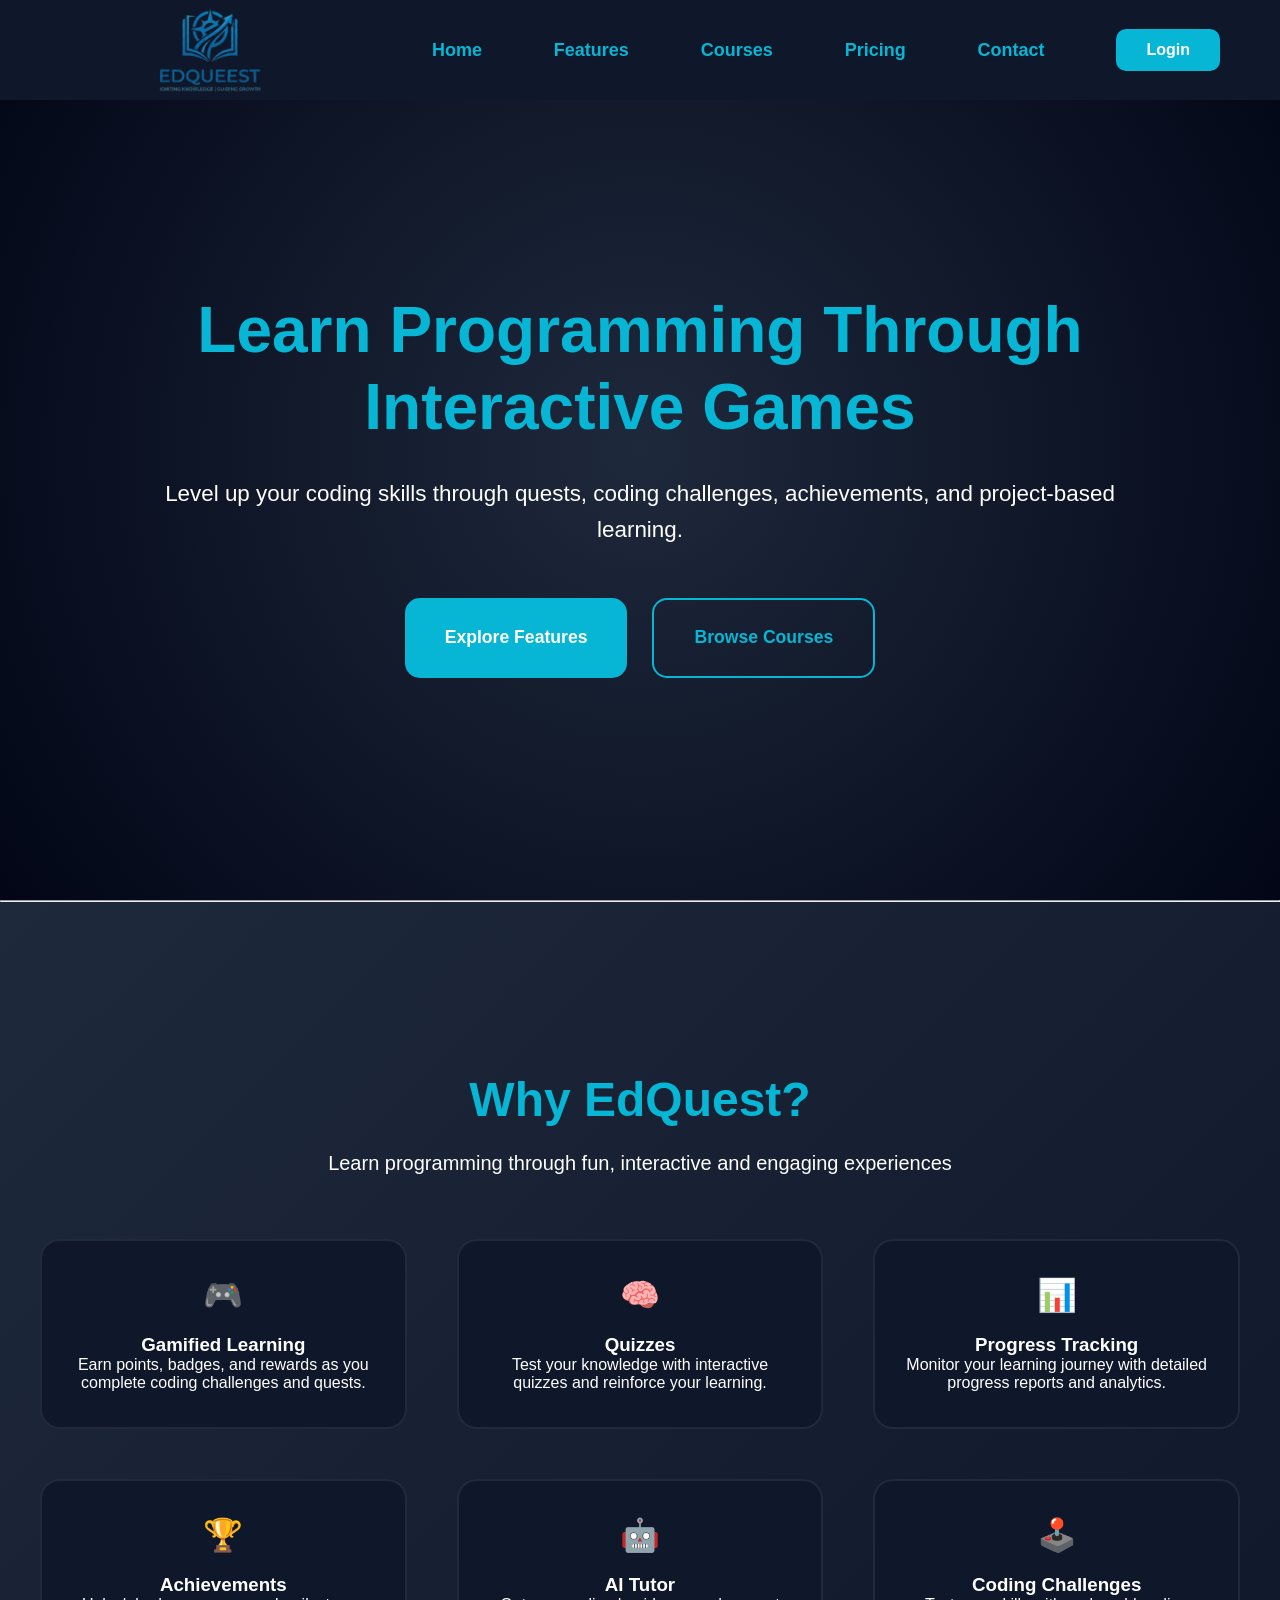
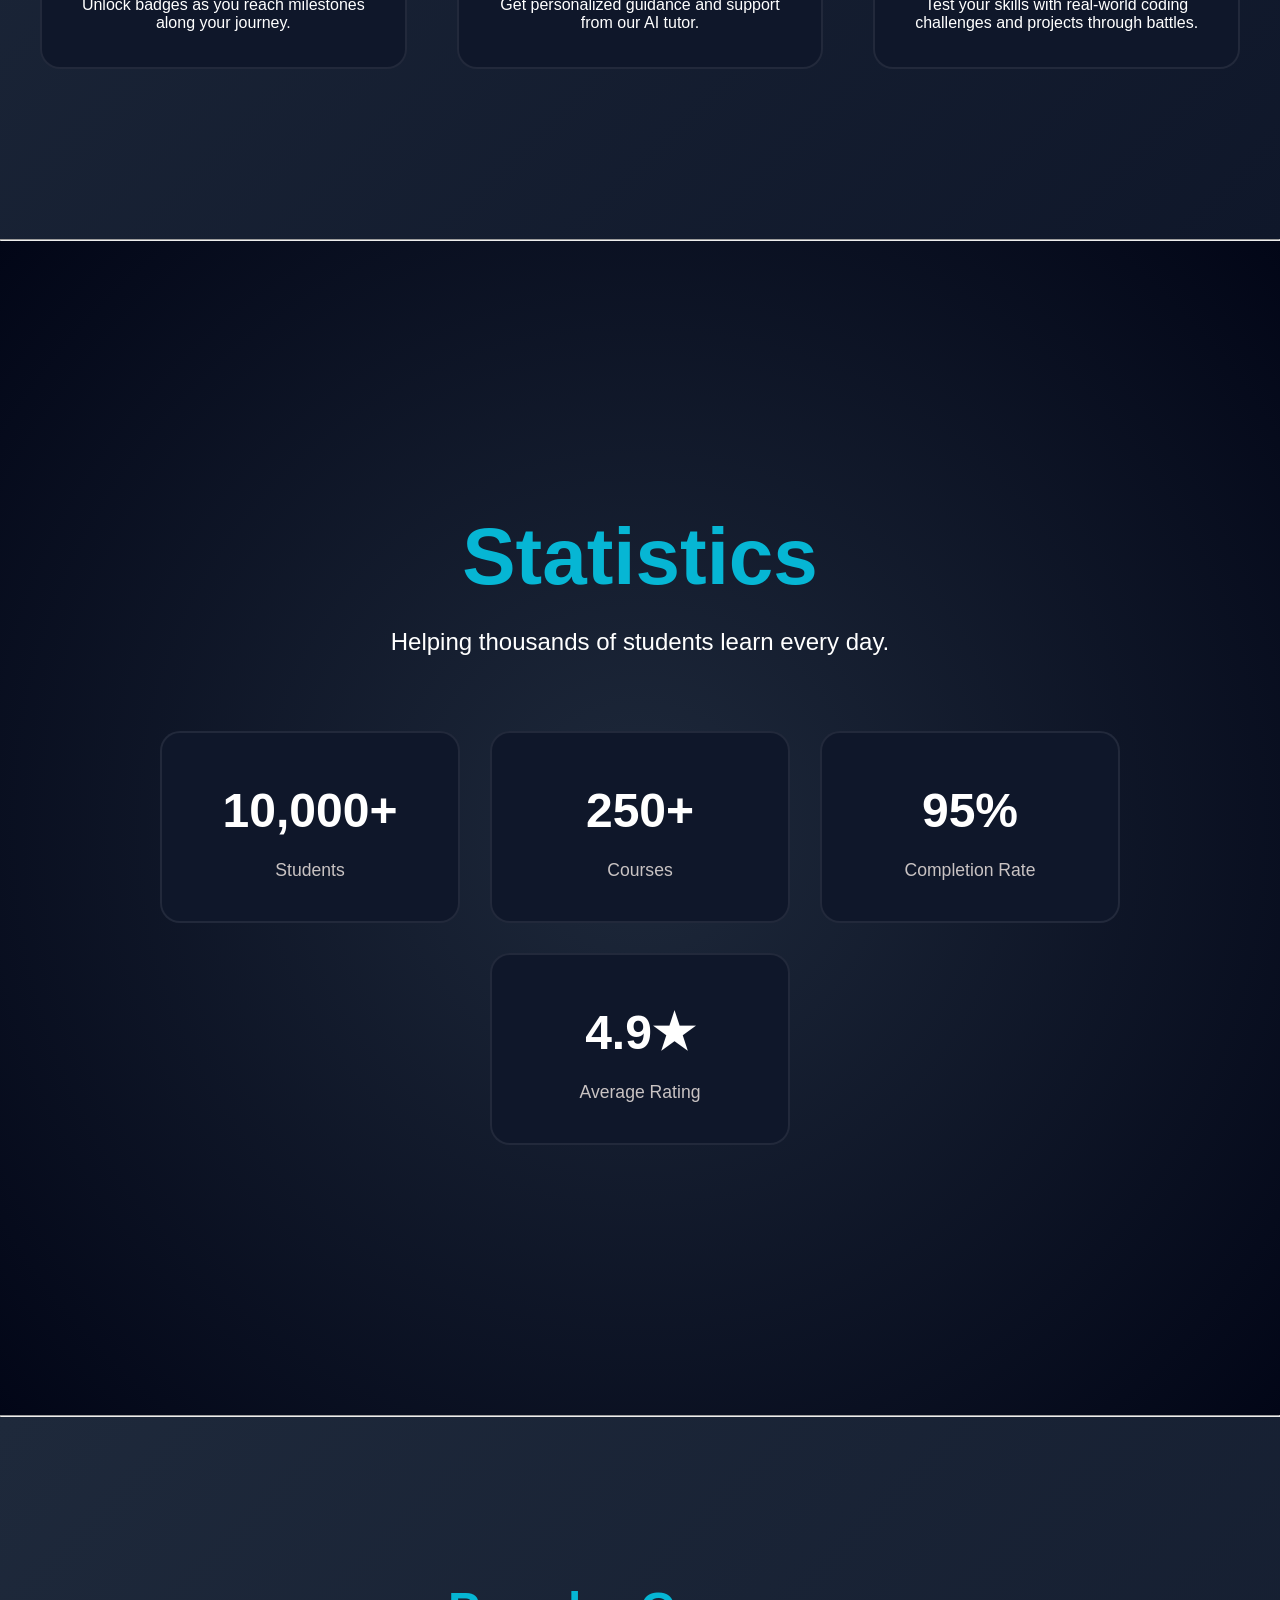
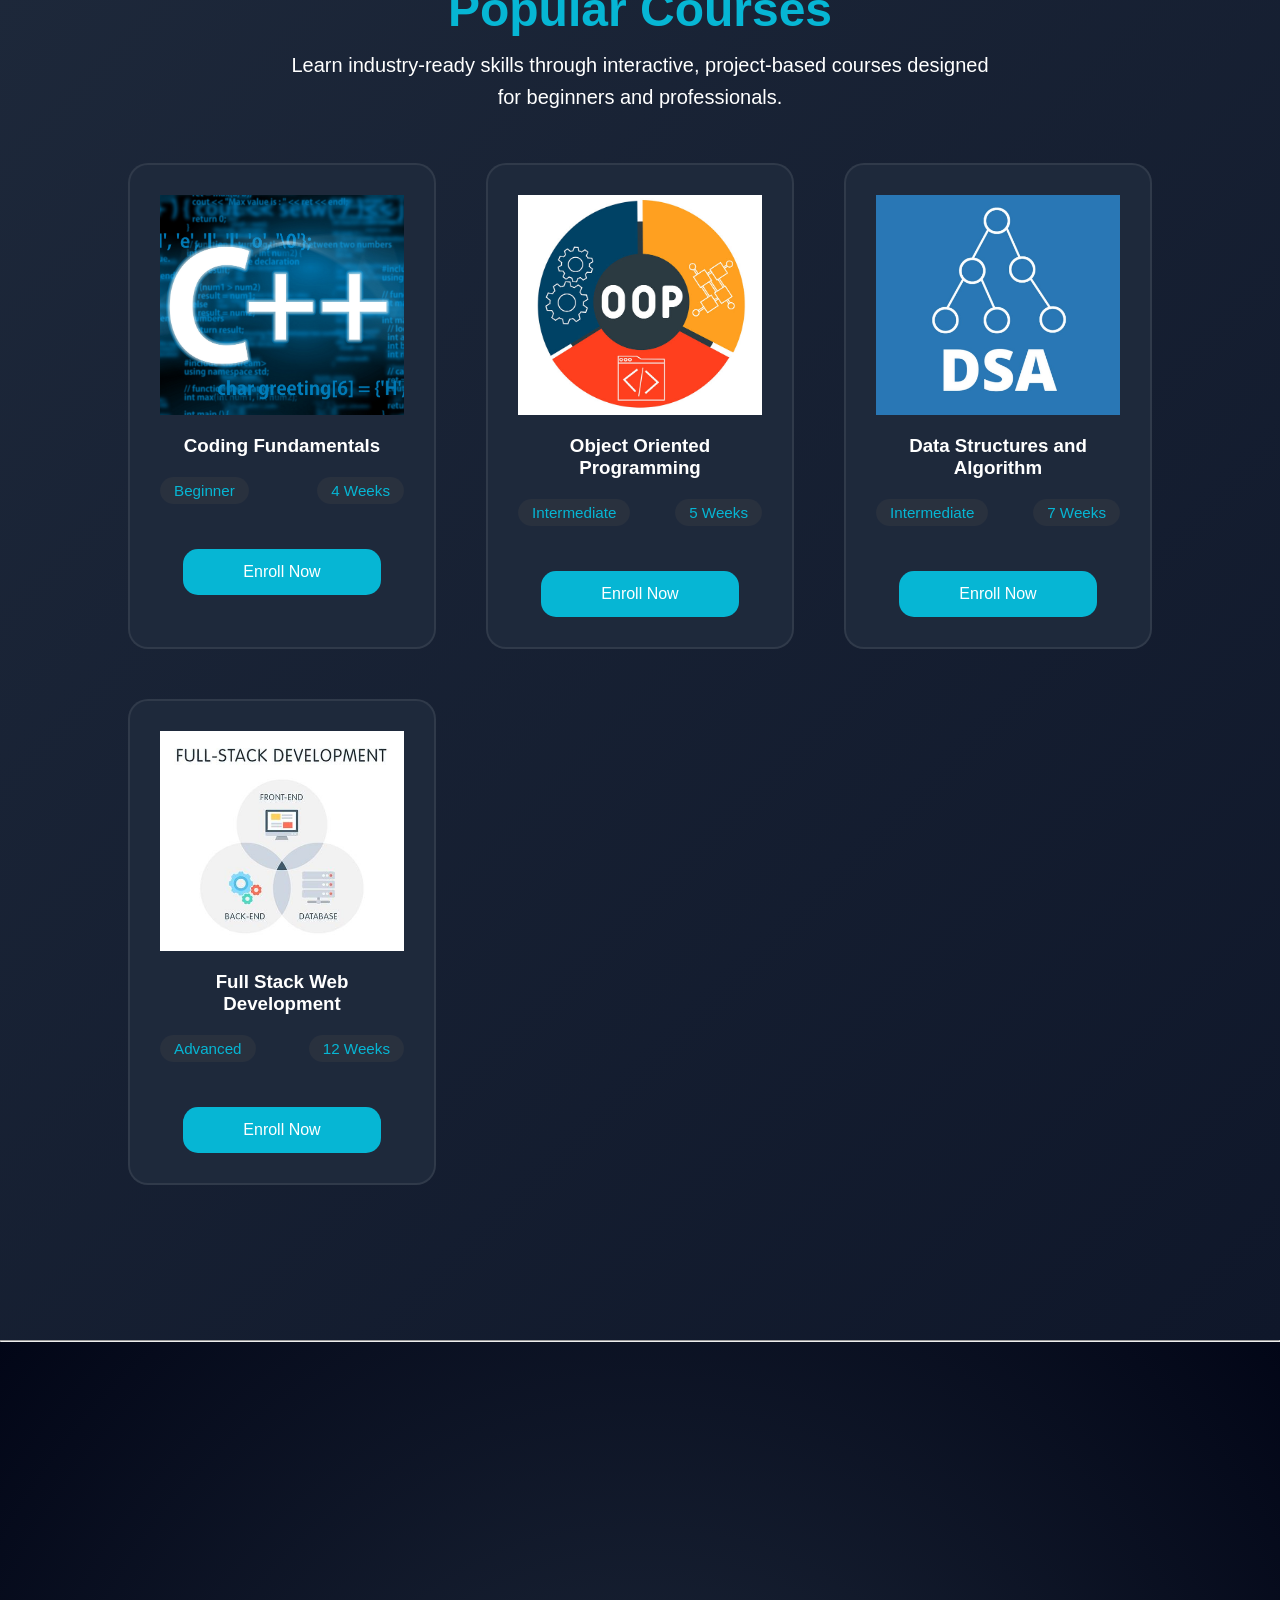
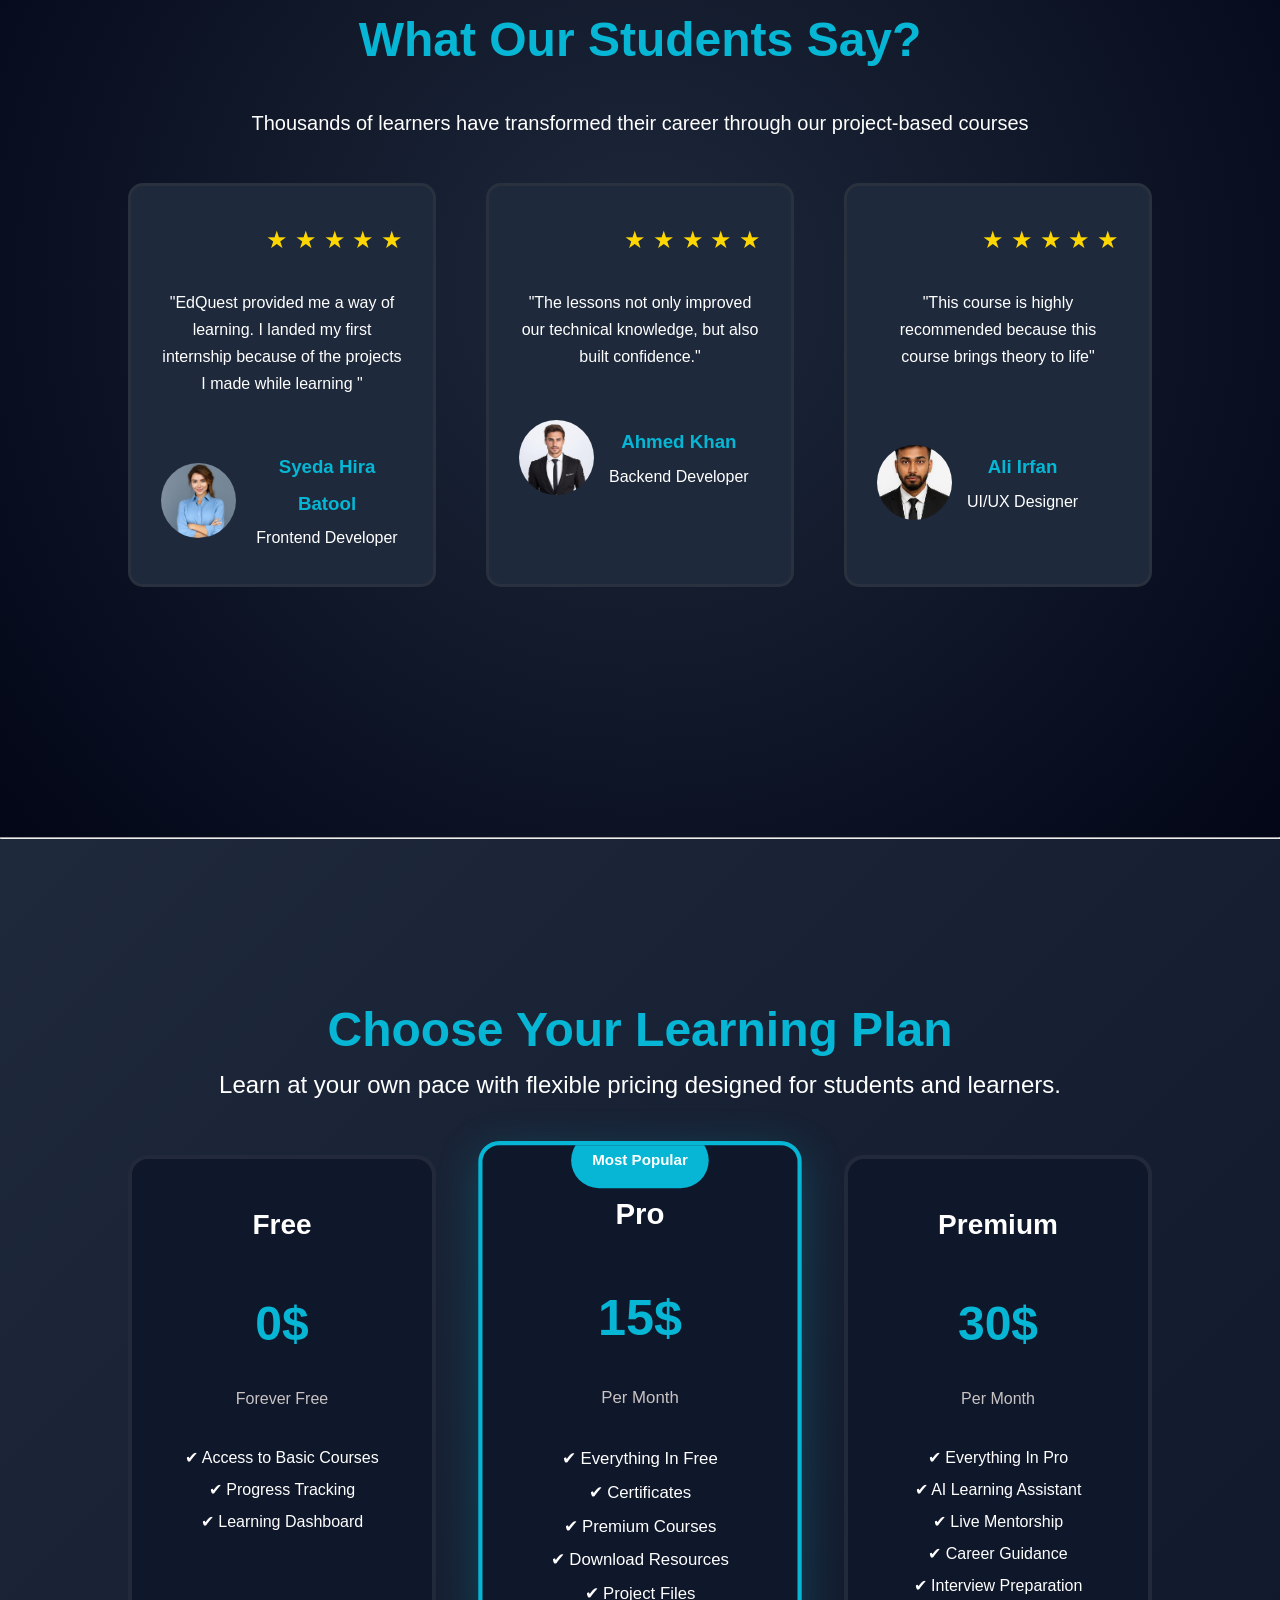
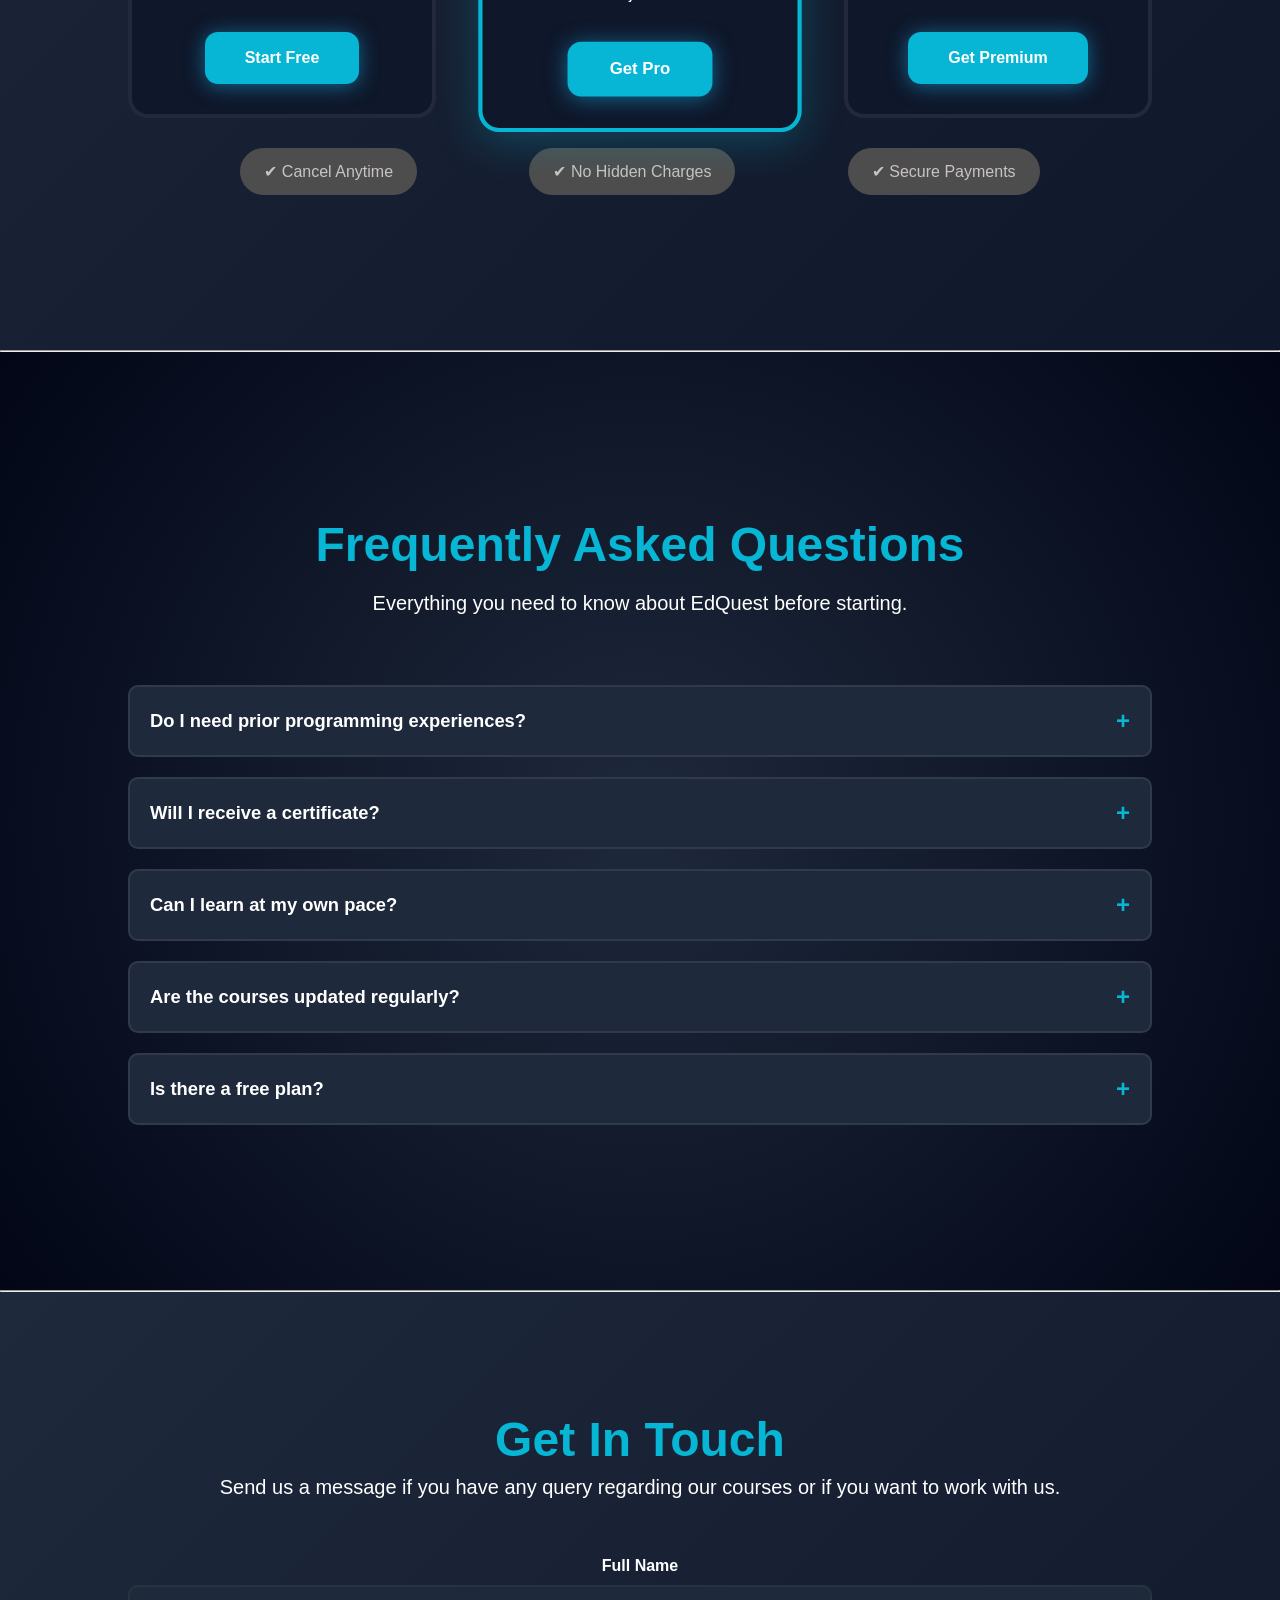
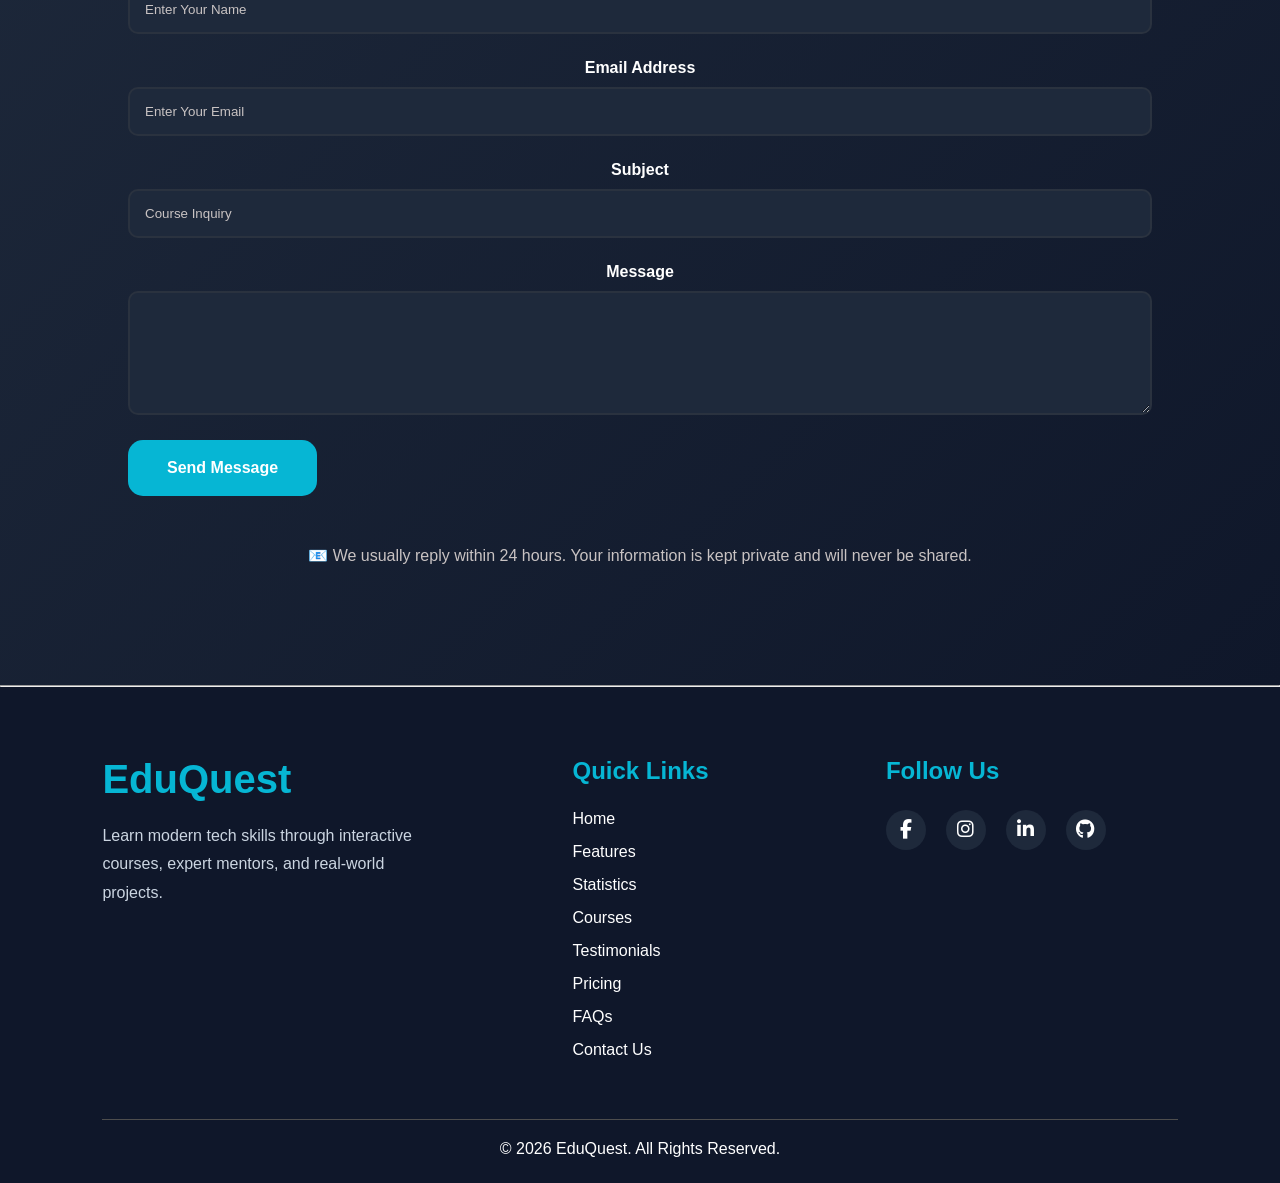
<file: index.html>
<!DOCTYPE html>
<html lang="en">
<head>
    <meta charset="UTF-8">
    <meta name="viewport" content="width=device-width, initial-scale=1.0">
    <title>EdQuest</title>
    <link rel="stylesheet" href="style.css">
    <link rel="stylesheet"href="https://cdnjs.cloudflare.com/ajax/libs/font-awesome/6.6.0/css/all.min.css">
</head>
<body>
    <header>
        <!-- /* Navigation Bar */ -->
        <nav>
            <div id = "navigation">
                <img src="EdQuest.png" alt="EdQuest Logo" class="logo">
                <a href="#hero" class ="navElements">Home</a>
                <a href="#features" class="navElements">Features</a>
                <a href="#courses" class="navElements">Courses</a>
                <a href="#pricing" class="navElements">Pricing</a>
                <a href="#contact" class="navElements">Contact</a>
                <a href="login.html" class="loginButton">Login</a>
            </div>
        </nav>
    </header>

    <main>
        <section id="hero" >
            <div class="hero-section">
                <h1 class="hero-title">Learn Programming Through Interactive Games</h1>
                <p  class="hero-description">  Level up your coding skills through quests, coding challenges, achievements, and project-based learning.</p>
                <div class="cta-buttons">
                    <a href="#features" class="cta-primary">Explore Features</a>
                    <a href="#courses" class="cta-secondary">Browse Courses</a>
                </div>
            </div>

        </section>

        
        <hr>

        <section id="features">
            <div class = "featuresContainer">
                
                <div class = "featuresHeader">
                    <h2 id = "feature-title"> Why EdQuest?</h2>
                    <p id="feature-desc"> Learn programming through fun, interactive and engaging experiences </p>
                </div>

                <div class = "featuresGrid">
                    <div class = "featureCard">
                        <div class="icon"> 🎮</div>
                        <h3>Gamified Learning</h3>
                        <p> Earn points, badges, and rewards as you complete coding challenges and quests.</p>
                    </div>

                    <div class = "featureCard">
                        <div class="icon"> 🧠</div>
                        <h3>Quizzes</h3>
                        <p> Test your knowledge with interactive quizzes and reinforce your learning.</p>
                    </div>

                    <div class = "featureCard">
                        <div class="icon"> 📊</div>
                        <h3>Progress Tracking</h3>
                        <p> Monitor your learning journey with detailed progress reports and analytics.</p>
                    </div>

                    <div class = "featureCard">
                        <div class="icon"> 🏆</div>
                        <h3>Achievements</h3>
                        <p> Unlock badges as you reach milestones along your journey.</p>
                    </div>

                    <div class = "featureCard">
                        <div class="icon"> 🤖</div>
                        <h3>AI Tutor</h3>
                        <p> Get personalized guidance and support from our AI tutor.</p>
                    </div>

                    <div class = "featureCard">
                        <div class="icon"> 🕹️</div>
                        <h3>Coding Challenges</h3>
                        <p> Test your skills with real-world coding challenges and projects through battles.</p>
                    </div>

                </div>
            </div>
        </section>
         <hr>
         
         <section id ="statistics">
            <div class = "statsContainer">
                <div class = "statsHeader">
                    <h2> Statistics</h2>    
                    <p>Helping thousands of students learn every day.</p>

                </div>
                <div class = "statsGrid">
                    <div class = "statsCard">
                        <h2 class = "statsH">10,000+</h2>
                        <p class = "statsD">Students</p>
                    </div>
                    
                    <div class = "statsCard">
                        <h2 class = "statsH">250+</h2>
                        <p class = "statsD">Courses</p>
                     </div>

                    <div class = "statsCard">
                        <h2 class = "statsH">95%</h2>
                        <p class = "statsD"> Completion Rate</p>
                    </div>

                    <div class = "statsCard">
                        <h2 class = "statsH">4.9★</h2>
                        <p class = "statsD">Average Rating</p>
                    </div>
                </div>  
            </div>
         </section>
        <hr>

         <section id="courses">
            <div class = "coursesContainer">
                <div class = "coursesHeader">
                    <h2>Popular Courses</h2>
                    <p>        Learn industry-ready skills through interactive,   project-based courses designed for beginners   and professionals.</p>
                </div>

                <div class = "coursesGrid">
                    <div class = "courseCard">
                        <img src = "fundamentals.jpg" class = "courseImage" alt="Coding Fundamentals"> 
                        <div class = "courseContent">
                            <h3> Coding Fundamentals</h3>
                            <div class = "courseInfo">
                                <p>Beginner</p>
                                <p> 4 Weeks</p>
                            </div>

                            <a class="courseEnroll" href="login.html">Enroll Now</a>

                        </div>
                    </div>

                    <div class = "courseCard">
                        <img src = "oop.jpg" class = "courseImage" alt="Object Oriented Programming"> 
                        <div class = "courseContent">
                            <h3> Object Oriented Programming</h3>
                            <div class = "courseInfo">
                                <p>Intermediate</p>
                                <p> 5 Weeks</p>
                            </div>

                            <a class="courseEnroll" href="login.html">Enroll Now</a>

                        </div>
                    </div>

                    <div class = "courseCard">
                        <img src = "dsa.jpg" class = "courseImage" alt="Data Structures and Algorithm"> 
                        <div class = "courseContent">
                            <h3> Data Structures and Algorithm</h3>
                            <div class = "courseInfo">
                                <p>Intermediate</p>
                                <p> 7 Weeks</p>
                            </div>

                            <a class="courseEnroll" href="login.html">Enroll Now</a>

                        </div>
                    </div>

                    <div class = "courseCard">
                        <img src = "fullStack.jpg" class = "courseImage" alt="Full Stack Developer"> 
                        <div class = "courseContent">
                            <h3> Full Stack Web Development</h3>
                            <div class = "courseInfo">
                                <p>Advanced</p>
                                <p> 12 Weeks</p>
                            </div>

                            <a class="courseEnroll" href="login.html">Enroll Now</a>

                        </div>
                    </div>
                </div>
            </div>
         </section>

         <hr>

         <section id="testimonials">
            <div class = "testContainer">
                <div class = "testHeader">
                    <h2> What Our Students Say?</h2>
                    <p>Thousands of learners have transformed their career through our project-based courses</p>

                </div>

                <div class = "testGrid">
                    <div class = "testCard">
                        <div class = "stars"> ★ ★ ★ ★ ★</div>
                        <p class = "review"> "EdQuest provided me a way of learning. I landed my first internship because of the projects I made while learning "</p>
    
                        <div class = "student">
                            <img src ="hira.jpg" alt ="Syeda Hira Batool">
                            <div class = "studentInfo">
                                <h3>Syeda Hira Batool</h3>
                                <p> Frontend Developer</p>
                            </div>
                        </div>
                    </div>

                    <div class = "testCard">
                        <div class = "stars"> ★ ★ ★ ★ ★</div>
                        <p class = "review"> "The lessons not only improved our technical knowledge, but also built confidence."</p>
    
                        <div class = "student">
                            <img src ="ahmad.jpg" alt ="Ahmed Khan">
                            <div class = "studentInfo">
                                <h3>Ahmed Khan</h3>
                                <p> Backend Developer</p>
                            </div>
                        </div>
                    </div>

                    <div class = "testCard">
                        <div class = "stars"> ★ ★ ★ ★ ★</div>
                        <p class = "review"> "This course is highly recommended because this course brings theory to life"</p>
    
                        <div class = "student" id = "ali">
                            <img src ="ali.jpg" alt ="Ali Irfan">
                            <div class = "studentInfo">
                                <h3>Ali Irfan</h3>
                                <p> UI/UX Designer</p>
                            </div>
                        </div>
                    </div>
                </div>
            </div>
         </section>

         <hr>

         <section id = "pricing">
            <div class ="priceContainer">
                <div class = "priceHeader">
                    <h2>Choose Your Learning Plan</h2>
                    <p> Learn at your own pace with flexible pricing designed for students and learners.</p>


                </div>

                
                <div class= "priceGrid"> 

                    <div class = "priceCard free" >
                        <h3>Free</h3>
                        <h1>0$</h1>
                        <p>Forever Free</p>
                        
                        <ul >
                            <li>✔ Access to Basic Courses</li>
                            <li>✔ Progress Tracking</li>
                            <li>✔ Learning Dashboard</li>
                            
                        </ul>
                        
                        <a href="login.html">Start Free</a>
                    </div>
                    
                    <div class = "priceCard popular">
                        
                        <div class = "badge">
                            Most Popular
                        </div>
                        
                        <h3>Pro</h3>
                        <h1>15$</h1>
                        <p>Per Month</p>
                        
                        <ul>
                            <li>✔ Everything In Free</li>
                            <li>✔ Certificates</li>
                            <li>✔ Premium Courses</li>
                            <li>✔ Download Resources</li>
                            <li>✔ Project Files</li>
                            
                        </ul>
                        
                        <a href="login.html">Get Pro</a>
                    </div>
                    
                    <div class = "priceCard">
                        <h3>Premium</h3>
                        <h1>30$</h1>
                        <p>Per Month</p>
                        
                        <ul>
                            <li>✔ Everything In Pro</li>
                            <li>✔ AI Learning Assistant</li>
                            <li>✔ Live Mentorship</li>
                            <li>✔ Career Guidance</li>
                            <li>✔ Interview Preparation</li>
                            
                        </ul>
                        
                        <a href="login.html">Get Premium</a>
                    </div>
                    
                    
                </div>

                <div class ="priceTrust">
                    <div class ="trustItem">
                        ✔ Cancel Anytime
                    </div>

                    <div class ="trustItem">
                        ✔ No Hidden Charges
                    </div>

                    <div class ="trustItem">
                        ✔ Secure Payments
                    </div>
                </div>
            </div>
        </section>
        <hr>
        <section id="faq">
            <div class ="faqContainer">
                <div class ="faqHeader">
                    <h2>Frequently Asked Questions</h2>
                    <p>Everything you need to know about EdQuest before starting.</p>

                </div>


                <div class = "faqList">

                    <details>
                        <summary>
                            Do I need prior programming experiences?
                        </summary>

                        <p>No, our course is beginner-friendly and is desgined for newcomers while also providing enough depth for experienced learners.</p>
                    </details>

                     <details>

                        <summary>
                            Will I receive a certificate?
                        </summary>

                        <p>
                            Yes. Every completed course includes a verified
                            certificates.
                        </p>

                    </details>

                    <details>

                        <summary>
                            Can I learn at my own pace?
                        </summary>

                        <p>
                            Absolutely. All lessons are available on-demand,
                            allowing you to study whenever it suits your schedule.
                        </p>

                    </details>

                    <details>

                        <summary>
                            Are the courses updated regularly?
                        </summary>

                        <p>
                            Yes. Our instructors continuously improve content to
                            keep pace with modern technologies and industry
                            standards.
                        </p>

                    </details>

                    <details>

                        <summary>
                            Is there a free plan?
                        </summary>

                        <p>
                            Yes. You can explore selected courses and features for
                            free before upgrading to a premium subscription.
                        </p>

                    </details>


                </div>
            </div>
        </section>

        <hr>

        <section id="contact">
            <div class="contactContainer">
                <div class = "contactHeader">
                    <h2>Get In Touch</h2>
                    <p>Send us a message if you have any query regarding our courses or if you want to work with us.</p>
                </div>

                <form class="contactForm">
                    <div class="inputGroup">
                        <label for="name">Full Name</label>
                        <input type="text" id="text" placeholder="Enter Your Name" required>
                    </div>

                    <div class="inputGroup">
                        <label for="email">Email Address</label>
                        <input type="email" id="email" placeholder="Enter Your Email" required>
                    </div>

                    <div class="inputGroup">
                        <label for="subject">Subject</label>
                        <input type="text" id="subject" placeholder="Course Inquiry" required>
                    </div>

                    <div class="inputGroup">
                        <label for="message">Message</label>
                        <textarea id="message" rows="6" placeholder="Write your message..." required> </textarea>
                    </div>


                    <button type="submit" class="contactBtn">
                        Send Message
                    </button>

                </form>

                <p class="contactNote"> 📧 We usually reply within 24 hours. Your information is kept private and will never be shared. </p>

            </div>
        </section>

        <hr>

        <footer class="footer">
            <div class="footerContainer">
                <div class="footerLogo">
                    <h2>EduQuest</h2>
                    <p> Learn modern tech skills through interactive courses,   expert mentors, and real-world projects.</p>
                </div>

                <div class="footerLinks">
                    <div class="footerColumn">
                        <h3>Quick Links</h3>
                        <a href="#hero">Home</a>
                        <a href="#features">Features</a>
                        <a href="#statistics">Statistics</a>
                        <a href="#courses">Courses</a>
                        <a href="#testimonials">Testimonials</a>
                        <a href="#pricing">Pricing</a>
                        <a href="#faq">FAQs</a>
                        <a href="#contact">Contact Us</a>
                    </div>

                    <div class="footerColumn">
                              <h3>Follow Us</h3>
                             <div class="socialIcons">
                                 <a href="#"><i class="fa-brands fa-facebook-f"></i></a>

                                <a href="#"><i class="fa-brands fa-instagram"></i></a>

                                <a href="#"><i class="fa-brands fa-linkedin-in"></i></a>

                                <a href="#"><i class="fa-brands fa-github"></i></a>
                             </div>
                    </div>
                </div>
            </div>

                <div class="footerBottom">
                    <p>© 2026 EduQuest. All Rights Reserved.</p>
                </div>

            </footer>

    </main>
</body>
</html>
</file>
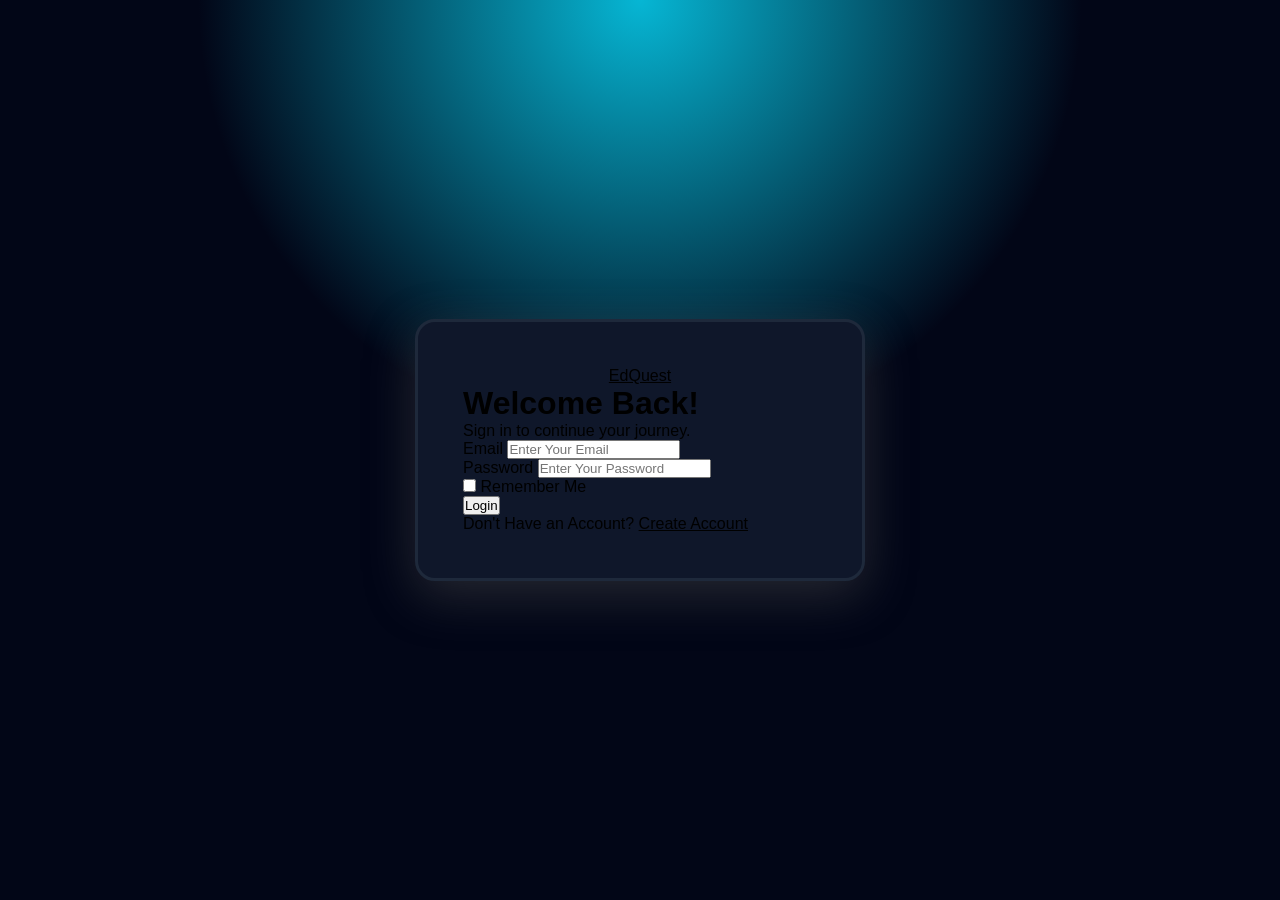
<file: login.html>
<!DOCTYPE html>
<html lang="en">
<head>
    <meta charset="UTF-8">
    <meta name="viewport" content="width=device-width, initial-scale=1.0">
    <link rel="stylesheet" href="login.css">
    <title>EdQuest | Login</title>
</head>
<body>

    <div class="loginContainer"> 
        <div class="loginCard">
            <a href="index.html" class="logo">EdQuest</a>

            <h1>Welcome Back!</h1>

            <p class="subtitle">Sign in to continue your journey.</p>

            <form>
                <div class="inputGroup">
                    <label>Email</label>
                    <input type="email" placeholder="Enter Your Email" required>
                </div>

                <div class="inputGroup">
                    <label>Password</label>
                    <input type="password" placeholder="Enter Your Password" required>
                </div>

                <div class="loginOptions">
                    <label class="remember">
                        <input type="checkbox">
                        Remember Me
                    </label>
                </div>

                <button type="submit">
                    Login
                </button>
            </form>

            <p class="registerText">
                Don't Have an Account? 

                <a href="register.html"> Create Account</a>
            </p>
        </div>
    </div>
    
</body>
</html>
</file>
<file: style.css>
/* =========================
   GLOBAL STYLES
========================= */

:root
{
    --bg-dark: #020617;
    --bg-mid: #1E293B;
    --nav-bg: #0F172A;

    --primary: #06B6D4;
    --white: #FFFFFF;
    --light-gray: #c9c3c3;
}

*
{
    margin: 0;
    padding: 0;
    box-sizing: border-box;
    font-family: Arial, Helvetica, sans-serif;
    color: white;
}

html
{
    scroll-behavior: smooth;
}

body
{
    background-color: var(--bg-dark);
}



/* 
   NAVIGATION BAR
 */

#navigation
{
    position: fixed;
    top: 0;
    left: 0;

    width: 100%;
    height: 100px;

    background-color: var(--nav-bg);

    display: flex;
    justify-content: space-between;
    padding: 0 60px;
    align-items: center;

    z-index: 1000;
}

.logo
{
    width: 300px;
    height: auto;
}

.navElements
{
    text-decoration: none;
    color: var(--primary);

    font-size: 18px;
    font-weight: 600;

    transition: all 0.3s ease;
}

.navElements:hover
{
    color: var(--light-gray);
    transform: scale(1.08);
}

.loginButton
{
    text-decoration: none;
    background-color: var(--primary);

    padding:12px 30px;
    border-radius: 10px;

    font-weight: 600;

    transition: all 0.3s ease;
}

.loginButton:hover
{
    background: white;
    color: var(--primary);
}

/* 
   HERO SECTION
 */

#hero
{
    min-height: 100vh;

    display: flex;
    justify-content: center;
    align-items: center;

    text-align: center;

    background:
    radial-gradient(circle at center,  var(--bg-mid),  var(--bg-dark ) );

    padding: 120px 20px 50px;
}

.hero-section
{
    width: 100%;
    max-width: 1000px;
    padding:  0px 20px;
}

.hero-title
{
    font-size: 4rem;
    color: var(--primary);
    font-weight: 800;
    margin-bottom: 30px;

    line-height: 1.2;
}

.hero-description
{
    font-size: 1.4rem;
    color: var(--white);

    margin-bottom: 50px;

    line-height: 1.6;
}


.cta-buttons
{
    display: flex;
    justify-content: center;
    gap: 25px;

    flex-wrap: wrap;
}

.cta-primary,
.cta-secondary
{
    padding: 20px 40px;
    width: fit-content;
    height: 80px;

    display: flex;
    justify-content: center;
    align-items: center;

    text-decoration: none;

    border-radius: 15px;

    font-size: 1.1rem;
    font-weight: bold;

    transition: all 0.3s ease;
}


.cta-primary
{
    background-color: var(--primary);
    color: var(--white);
}

.cta-primary:hover
{
    transform: scale(1.05);
    background-color: var(--nav-bg);
    color: var(--primary);
}

.cta-secondary
{
    border: 2px solid var(--primary);
    color: var(--primary);
    background-color: transparent;
}

.cta-secondary:hover
{
    transform: scale(1.05);
    background-color: var(--primary);
    color: var(--white);
}


/* Features */

#features
{
    display:  flex;
    justify-content: center;
    align-items: center ;
    background-color: var(--bg-mid); 
    


    text-align: center;


    background: linear-gradient(  135deg,   var(--bg-mid),   var(--nav-bg) );
    padding: 170px 20px;

}

.featuresContainer
{
    width: 100%;
    max-width: 1200px;
}

.featuresHeader
{
    position: relative;


}

#feature-title
{
    color: var(--primary);

    font-size: 3rem;
    font-weight: 800;
    margin-bottom: 20px;
}

#feature-desc
{
    color:white;
    font-size:1.25rem;
    line-height: 1.6;
    margin-bottom: 60px;
}


.featuresGrid
{

    display: grid;

    grid-template-columns:  repeat(auto-fit, minmax(280px, 1fr));

    gap: 50px;
    
}

.featureCard
{
    background-color: var(--nav-bg);

    padding: 35px 25px;
    border-radius:  20px;
    text-align: center;
    transition: all 0.3s ease;

    color: var(--primary);
    cursor: pointer;

    border: 2px solid rgba(255,255,255,0.08);
    
}

.featureCard:hover
{
    transform: translateY(-10px);
    background-color: var(--primary);
    color: var(--nav-bg);

     box-shadow: 0 10px 30px rgba(0,255,255,0.2); 

}

.icon
{
    font-size:  2rem;
      margin-bottom: 20px;
}


/* Statistics */
#statistics
{


    background: var(--bg-dark);
    text-align:  center;
    padding: 270px 10%;

    background:
    radial-gradient(circle at center,  var(--bg-mid),  var(--bg-dark ) );
}


.statsGrid
{
    display:flex;
    justify-content: center;
    align-items:  center;

    flex-wrap: wrap;
    margin-top: 60px;
    gap:30px;

}

.statsHeader{
    margin-bottom: 70px;
}

.statsHeader p
{
    color: white;
    font-size: 1.5rem;
    margin-top: 20px;
    line-height: 1.6;
}

.statsHeader h2
{
    color: var(--primary);
    font-size:  5rem;
    font-weight: 800;
    margin: 0;

}

.statsCard
{
   background-color: var(--nav-bg);

    padding: 45px 30px;
    border-radius:  20px;
    text-align: center;
    transition: all 0.3s ease;

    padding: 40px 20px;
    flex:1;
    min-width: 240px;
    max-width: 300px;
    text-align: center;

    color: var(--primary);
    cursor: pointer;

    border: 2px solid rgba(255,255,255,0.08);

    
}

.statsCard:hover
{
    transform: translateY(-8px) scale(1.03);
    background-color: var(--primary);
    color: var(--nav-bg);

    box-shadow: 0 10px 30px rgba(0,255,255,0.2); 
}

.statsH
{
    font-size: 3rem;
    font-weight: bolder;
    margin-bottom: 10px;
    line-height: 1.6;
}

.statsD
{
    font-size: 1.1rem;
    color: var(--light-gray);
}


/* Course */
#courses
{
    background: linear-gradient(  135deg,   var(--bg-mid),   var(--nav-bg) );
    padding: 155px 10%;

    text-align:  center;

}

.coursesContainer
{
    width: 100%;
    max-width: 2000px;
    margin:0 auto;
   
}

.coursesHeader
{
    line-height: 1.6;
}

.coursesHeader h2
{
    font-size: 3rem;
    color: var(--primary);
    font-weight: 800;
}

.coursesHeader p
{
    font-size: 1.25rem;
    max-width:700px;
    margin:auto;
    color: white;
    margin-bottom: 50px;
}

.coursesGrid
{
     display: grid;

    grid-template-columns:  repeat(auto-fit, minmax(300px, 1fr));

    gap: 50px;
    
    
}

.courseCard
{
    background-color: var(--bg-mid);

    padding: 30px 30px;
    border-radius:  20px;
    text-align: center;
    transition: all 0.3s ease;

    width: 100%;


    color: var(--primary);
    overflow: hidden;
   
    

    border: 2px solid rgba(255,255,255,0.08); 
}

.courseCard:hover
{
    transform: translateY(-8px);
  
    border-color: var(--primary);

    box-shadow: 0 10px 80px rgba(6,182,212,.25);
}


.courseInfo 
{
    display: flex;
    justify-content: space-between;
    margin-bottom: 25px;
    font-size: 0.95rem;
    margin-top: 20px;
}

.courseInfo p
{
    background: rgba(75, 75, 75, 0.247);
    color: var(--primary);

    padding: 5px 14px;
    border-radius: 15px;
}


.courseEnroll
{
    display: inline-block;
    background-color: var(--primary);
    color: white;
    border-radius: 15px;
    padding:15px 60px;
    cursor: pointer;

    text-decoration: none;
    margin-top: 20px;
    line-height: 1;
    transition: all 0.3s ease;
    
}

.courseEnroll:hover
{
    background: #0891B2;
    transform: scale(1.05);
}

.courseImage
{
    width:100%;
    height:220px;
    display: block;
    object-fit: cover; 
    margin-bottom: 20px;

}

/* Testimonial */

#testimonials
{
    background:radial-gradient(circle at center,  var(--bg-mid),  var(--bg-dark ) );

    text-align:  center;
    padding: 250px 10%;
}

.testContainer
{
    width: 100%;
    max-width: 1200px;
    margin:auto;
}

.testHeader
{
    line-height: 2;
}

.testHeader h2
{
    font-size:  3rem;
    font-weight: 800;
    color: var(--primary);
    margin-bottom:15px;
}

.testHeader p
{
    font-size:  1.25rem;
    margin-bottom: 40px;
    line-height:2;
}

.testGrid
{
     display: grid;

    grid-template-columns:  repeat(auto-fit, minmax(300px, 1fr));

    gap: 50px;
}

.testCard
{
    background: var(--bg-mid);
    border-radius: 15px;
    

    border: 3px solid rgba(75, 75, 75, 0.247);
    overflow: hidden;

    text-align: center;
    transition: all 0.3s ease;

    padding:30px 30px;
    line-height: 2;

}

.testCard:hover
{
    transform: translateY(-8px);
  
    border-color: var(--primary);

    box-shadow: 0 10px 80px rgba(6,182,212,.25);
}

.stars{
    color:gold;
    font-size: 1.5rem;
    display:flex;
    justify-content:flex-end;
}

.review
{
    color:white;
    margin-bottom: 30px;
    margin-top: 25px;
    line-height:1.7;
}

.student
{
    display: flex;
    align-items:center;
    gap:15px;
    justify-content:flex-start;
    margin-top: 50px;
}

.student img
{
    border-radius: 100%;
    height: 75px;
    width: 75px;
    object-fit: cover;
    
}

.studentInfo h3
{
    color:  var(--primary);
}

#ali
{
    margin-top: 75px;
}


/* pricing */

#pricing
{
     background: linear-gradient(  135deg,   var(--bg-mid),   var(--nav-bg) );
    padding: 155px 10%;

    text-align:  center;
}

.priceContainer
{
    width: 100%;
    max-width: 1200px;
    margin: auto;
}

.priceHeader
{
    margin-bottom: 50px;
}

.priceHeader h2
{
    font-size: 3rem;
    font-weight: 800;
    color: var(--primary);
    line-height: 1.5;
}

.priceHeader p
{
    font-size: 1.5rem;
    line-height: 1.6;
}

.priceGrid
{
    display: grid;


    grid-template-columns:  repeat(auto-fit, minmax(300px, 1fr));

    gap: 50px;

}

.priceCard
{
    background-color: var(--nav-bg);
    border-radius: 20px;
    padding: 30px 30px;
    overflow:  hidden;
    text-align: center;
    line-height: 2.6;

    transition: all 0.3s ease;
    border: 4px solid rgba(255,255,255,0.08);

    position:relative;
    display: flex;
    flex-direction: column;
   

}

.priceCard:hover
{
    transform:translateY(-10px);

    box-shadow: 0 10px 40px rgba(6,182,212,.25);

    border-color:var(--primary);
}

.priceCard h3
{
    font-size: 1.75rem;
    color: white;
}

.priceCard h1
{
    font-size: 3rem;
    color: var(--primary);

}

.priceCard p
{
    color: var(--light-gray);
    margin-bottom: 30px;
    line-height: 1.6;
}

.priceCard ul
{
    list-style: none;
    margin-bottom: 30px;
    flex: 1;
}

.priceCard li
{
    line-height: 2;
}




.priceCard a
{
    display: inline-block;
    padding: 5px 40px;
    width: fit-content;

    background-color: var(--primary);
    box-shadow:0 2px 20px rgb(18, 105, 146);
    border-radius: 13px;

    font-size: 1rem;
    font-weight: 700;
    transition: all 0.3s ease;
    align-self: center;

    text-decoration: none;
    
}

.priceCard a:hover
{
    transform: scale(1.1);
    background:#0891B2;

}

.popular
{
    transform: scale(1.05);
    border: 4px solid var(--primary);
    box-shadow: 0 10px 40px rgba(6,182,212,.25);
    
}

.popular:hover
{
      transform:translateY(-10px) scale(1.05);
}

.badge
{
    position: absolute;
    top: -12px;
    left:50%;

    transform:translateX(-50%);

    background-color: var(--primary);
    border-radius: 30px;

    padding: 8px 20px;
    font-weight: 700;
    font-size: 0.9rem;

    
  
}

.priceTrust
{
    margin-top: 30px;
    display: flex;
    justify-content: space-evenly;
    align-items: center;

    flex-wrap: wrap;
}

.trustItem
{
    color: var(--light-gray);
    border-radius: 30px;
    padding: 12px 22px;

    background-color: rgb(77, 77, 77);
    border: 2px solid rgba(87, 85, 85, 0.08);
    font-size: 1rem;
}

.trustItem:hover
{
    color: var(--white);
        border-color: var(--primary);

    transform: translateY(-3px);

    box-shadow: 0 5px 20px rgba(23, 204, 236, 0.2);
}

/* FAQ */
#faq
{
    padding: 165px 10%;
     background:radial-gradient(circle at center,  var(--bg-mid),  var(--bg-dark ) );

    text-align:  center;
}

.faqContainer
{
    max-width: 1200px;
    margin:auto;
}


.faqHeader
{
    margin-bottom: 70px;
}

.faqHeader h2
{
    font-size: 3rem;
    font-weight: 800;
    color: var(--primary);
    margin-bottom: 20px;
}

.faqHeader p
{
    font-size: 1.25rem;
    max-width:700px;
    margin:auto;

}

.faqList
{
    display: flex;

        flex-direction: column;
    gap: 20px;
}

.faqList details{
    background-color: var(--bg-mid);

    border: 2px solid rgba(255,255,255,0.08);
    border-radius: 10px;
    transition: all 0.3s ease;
    padding: 20px;
}

.faqList details:hover
{
    border-color: var(--primary);
    transform: translateY(-3px);
}

.faqList summary
{
    font-weight: 600;
    list-style: none;

    font-size: 1.15rem;

    display: flex;

    justify-content: space-between;

    align-items: center;
    cursor:pointer;
}


summary::-webkit-details-marker
{
    display:none;
}


summary:focus-visible
{
    outline:2px solid var(--primary);
    outline-offset:6px;
}

.faqList summary::after
{
    content: "+";

    font-size: 1.5rem;

    color: var(--primary);
    transition: 0.3s;
}


.faqList details[open] summary::after
{
    content: "−";

    transform: rotate(180deg);
}

.faqList p
{
    margin-top: 20px;
    line-height: 1.8;
    color: var(--light-gray);
}

.faqList details[open]
{
    border-color: var(--primary);

        box-shadow: 0 0 20px rgba(6,182,212,.25);
}


/* Contact */
#contact
{
    background: linear-gradient(  135deg,   var(--bg-mid),   var(--nav-bg) );
    padding: 120px 10%;

    text-align:  center;
}

.contactContainer
{
    width: 100%;
    max-width: 1200px;
    margin: auto;
    
}

.contactHeader
{
    margin-bottom: 50px;
}

.contactHeader h2
{
    font-size: 3rem;
    color: var(--primary);
    font-weight: 800;
}

.contactHeader p
{
    font-size: 1.25rem;
    line-height: 2;
}

.contactForm
{
    display: flex;
    flex-direction: column;
    gap:25px;

    
}

.inputGroup
{
    display: flex;
    flex-direction: column;
}

.inputGroup label
{
    color: var(--white);
    font-weight: 700;
    margin-bottom: 10px;
}

.inputGroup input, 
.inputGroup textarea
{
    padding: 15px;
    border: none;
    background-color: var(--bg-mid);
    border:2px solid rgba(78, 78, 78, 0.25);

    color: white;
    outline: none;
    transition:all 0.3s ease;
    border-radius:10px;
}


.inputGroup input::placeholder,
.inputGroup textarea::placeholder
{
    color: var(--light-gray);
}

.inputGroup input:focus,
.inputGroup textarea:focus
{
    border-color:var(--primary);
}

textarea
{
    resize:vertical;
    min-height:120px;
}


.contactBtn
{

    width: fit-content;

    border-radius: 15px;
    background-color: var(--primary);

    font-size: 1rem;
    font-weight: 700;
    padding:15px 35px;
    cursor:pointer;
    border: 4px solid rgba(3, 3, 3, 0);

    transition: all 0.3s ease;
    color:white;
}

.contactBtn:hover
{
    transform: translateY(-4px);
    box-shadow:0 5px 30px rgba(6,182,212,.35);
}

.contactNote
{
    margin-top: 50px;
    color: var(--light-gray);
    font-size: 1rem;
    
}

/* footer */
.footer
{
    background-color: var(--nav-bg);
     color: var(--white);

    padding: 70px 8% 25px;
}

.footerContainer
{
    display: flex;

    justify-content: space-between;
    align-items: flex-start;

    gap: 60px;

    flex-wrap: wrap;
}

.footerLogo
{
    flex:1;
    min-width: 260px;
}

.footerLogo h2
{
    color: var(--primary);
    margin-bottom: 20px;
    font-size: 2.5rem;
}

.footerLogo p
{
    color: #CBD5E1;

    line-height: 1.8;

    max-width: 380px;
}

.footerLinks

{
    flex: 2;
    display: flex;
    justify-content: space-around;

    gap: 20px;
    flex-wrap: wrap;
  
}

.footerColumn
{
    display: flex;
    flex-direction: column;
    gap: 15px;

    min-width: 150px;

}

.footerColumn h3
{
    margin-bottom: 10px;
    color: var(--primary);
    font-size: 1.5rem;
}

.footerColumn a
{
    text-decoration: none;
    transition: all 0.3s ease;
    
}

.footerColumn a:hover
{
        color: var(--primary);

    transform: translateX(5px);
}

.socialIcons
{
    display: flex;
    gap:20px;
}

.socialIcons a
{
    width: 40px;
    height: 40px;
    background-color: var(--bg-mid);
    border-radius: 50%;
    display: flex;
    align-items: center;
    justify-content: center;

     font-size: 1.2rem;

    transition: all .3s ease;
}

.socialIcons a:hover
{
    background: var(--primary);

    color: var(--bg-dark);

    transform: translateY(-5px);
}

.footerBottom
{
    text-align: center;
    margin-top: 60px;
    border-top: 1px solid rgb(77, 77, 77);
    color: lightgray;
    padding-top: 20px;

}

/* =========================
RESPONSIVE DESIGN
========================= */

@media (max-width: 992px)
{
    #navigation
    {
        justify-content: space-between;
    }

    .logo
    {
        width:180px;
    }

    .navLinks
    {
        gap:20px;
    }

    .navElements
    {
        font-size:16px;
    }

    .loginButton
    {
        padding:12px 22px;
    }

    .hero-title
    {
        font-size: 3rem;
    }

    .hero-description
    {
        font-size: 1.2rem;
    }

    #features
    {
         padding: 100px 6%;
    }

    #statistics
    {
         padding: 125px 10%;
    }

    .statsHeader h2
    {
        font-size: 3.5rem;
    }
    
    #courses
    {
         padding: 100px 6%;
    }

    #testimonials
    {
         padding: 100px 10%;
    }

    .priceGrid
    {
        grid-template-columns:repeat(1,1fr);
        justify-items: center;
    }

    .priceCard
    {
        width: 100%;
        max-width: 500px;
    }

    .badge
    { 
               left: 50%;
        transform: translateX(-50%);
        

    }

     .footerContainer
    {
        flex-direction: column;

        gap: 50px;
    }

    .footerLinks
    {
        width: 100%;

        justify-content: space-between;
    }
}

@media (max-width: 768px)
{
    #navigation
    {
        height:auto;

        padding:20px;

        flex-wrap:wrap;

        justify-content:center;

        gap:20px;
    }

    .logo
    {
        width:180px;
    }

    .navLinks
    {
        width:100%;

        justify-content:center;

        flex-wrap:wrap;

        gap:15px;
    }

    .loginButton
    {
        width:180px;

        text-align:center;
    }


    .hero-title
    {
        font-size: 2.5rem;
    }

    .hero-description
    {
        font-size: 1rem;
    }

    .cta-buttons
    {
        flex-direction: column;
        align-items: center;
    }

    .cta-primary,
    .cta-secondary
    {
        width: 220px;
        height: 70px;
    }

    #features
    {
         padding: 70px 6%;
    }

    #statistics
    {
         padding: 100px 10%;
    }

    .statsGrid{
        justify-content: center;
    }

    .statsCard{
        max-width: 350px;
    }

    #courses
    {
        padding: 80px 6%;
    }

    .coursesHeader
    {
        font-size:2rem;
    }

    .courseImage
    {
        height: 200px;
    }

    .coursesGrid
    {
        gap:25px;
    }


    #testimonials
    {
         padding: 100px 10%;
    }


       #pricing
    {
        padding:80px 6%;
    }

    .priceGrid
    {
        grid-template-columns:1fr;
    }


    .priceHeader h2
    {
        font-size:2rem;
    }

    .priceCard h1
    {
        font-size:2.5rem;
    }

    .pricingTrust
    {
        flex-direction: column;
        gap: 50px;
    }

    .trustItem
    {
        width: 100%;
        max-width: 200px;
        text-align: center;
    }

    #faq
    {
        padding: 70px 6%;
    }

    .faqHeader h2
    {
        font-size: 2rem;
    }

    .faqList summary
    {
        font-size: 1rem;
    }
    
    .footerLinks
    {
        flex-direction: column;

        gap: 40px;
    }

    .socialIcons
    {
        justify-content: flex-start;
    }

    .footerBottom
    {
        font-size: .9rem;
    }

}

@media (max-width: 480px)
{

    .navLinks
    {
        flex-direction:column;
    }

    .loginButton
    {
        width: 100%;
    }

    .logo
    {
        width:150px;
    }

    .hero-title
    {
        font-size: 2rem;
    }

    .hero-description
    {
        font-size: 0.95rem;
    }

    .navElements
    {
        font-size: 16px;
    }

    #statistics
    {
        padding:100px 5%;
    }
    .statsHeader h2
    {
        font-size: 3rem;
    }

    .statsHeader p
    {
        font-size: 1.2rem;
    }

    .statsH
    {
        font-size: 2.5rem;
    }

    .statsD
    {
        font-size: 1.2rem;
    }

    .statsCard
    {
        min-width: 100%;
    }

    #courses
     {
        padding:100px 5%;
    }

    #features
     {
        padding:100px 5%;
    }

    #testimonials
    {
        padding:100px 5%;
    }

    .testHeader h2
    {
        font-size: 2rem;
    }

    .testHeader p
    {
        font-size: 1.25rem;
    }

            body
    {
        background: red !important;
    }

    .pricingTrust
    {
        flex-direction: column;
        gap: 50px;
        padding: 6px 8%;
        
    }

    .trustItem
    {
        width: 100%;
        max-width: 150px;
        text-align: center;
    }
}
</file>
<file: login.css>
:root
{
    --bg-dark: #020617;
    --bg-mid: #1E293B;
    --nav-bg: #0F172A;

    --primary: #06B6D4;
    --white: #FFFFFF;
    --light-gray: #c9c3c3;
}

*
{
    margin: 0;
    padding: 0;
    box-sizing: border-box;
    font-family: Arial, Helvetica, sans-serif;
    color: black;
}

body{
    display: flex;
    justify-content: center;
    align-items: center;

    min-height: 100vh;

    background: radial-gradient(circle at top,var(--primary),transparent 40%), var(--bg-dark);
    padding: 30px;
}

.loginContainer
{
    width: 100%;
    max-width: 450px;
}

.loginCard
{
    background-color: var(--nav-bg);
    border: 3px solid var(--bg-mid);
    border-radius: 20px;
    padding: 45px;

    box-shadow:0 15px 50px rgba(80, 80, 80, 0.45);
}

.logo
{
    display: block;
    text-align: center;

    
}
</file>
